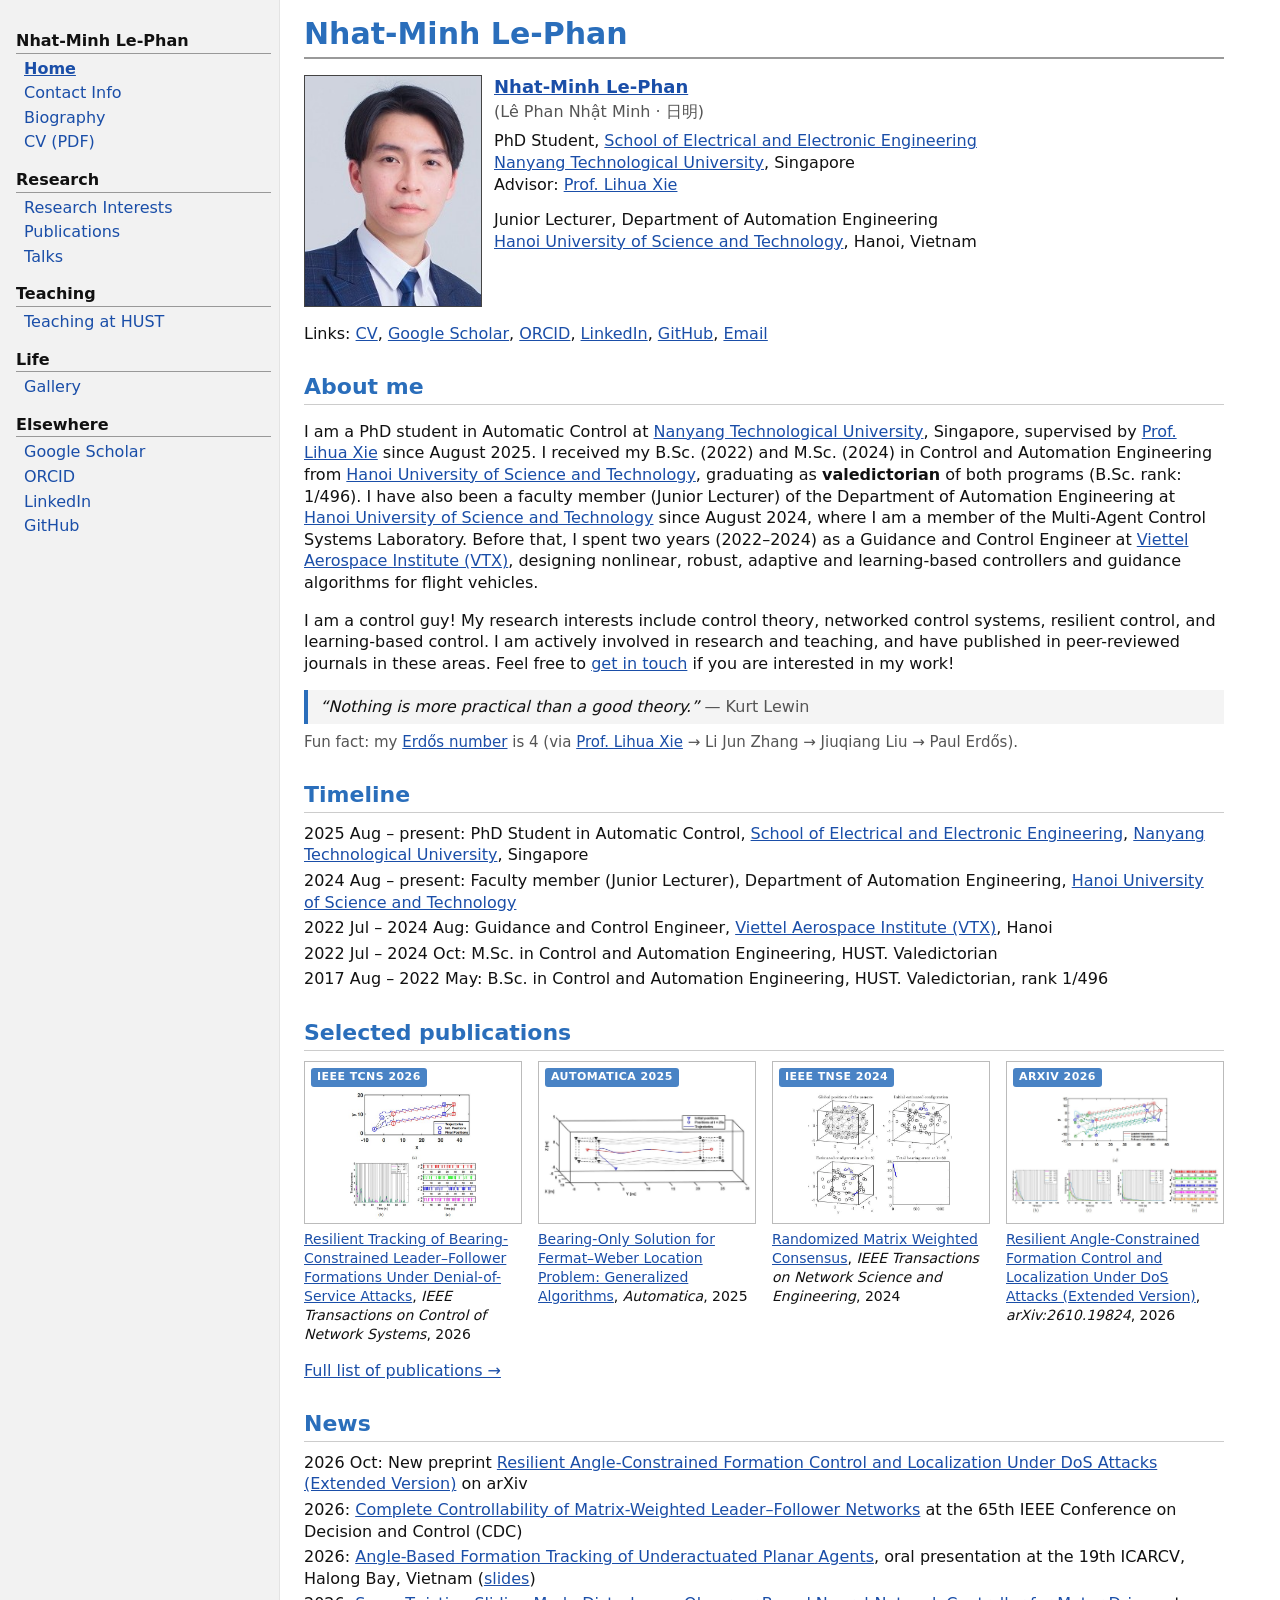
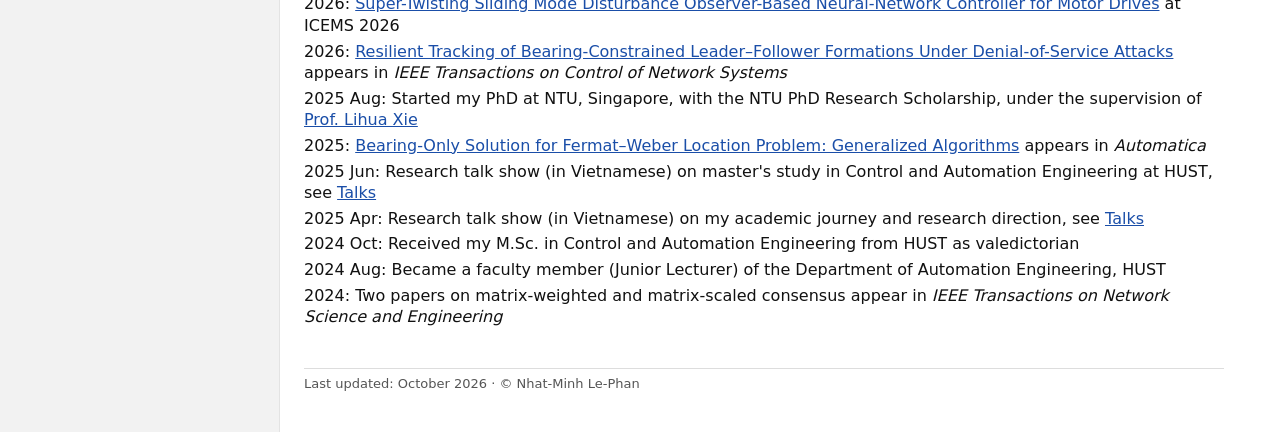
<file: index.html>
<!DOCTYPE html>
<html lang="en">
<head>
<meta charset="utf-8">
<meta name="viewport" content="width=device-width, initial-scale=1">
<title>Nhat-Minh Le-Phan</title>
<meta name="description" content="Nhat-Minh Le-Phan (Lê Phan Nhật Minh) – PhD student at Nanyang Technological University (NTU), Singapore, and Junior Lecturer at Hanoi University of Science and Technology (HUST). Research in control theory, multi-agent and networked control, resilient control and learning-based control.">
<meta name="author" content="Nhat-Minh Le-Phan">
<link rel="canonical" href="https://minhk43pbc.github.io/">
<meta property="og:type" content="profile">
<meta property="og:site_name" content="Nhat-Minh Le-Phan">
<meta property="og:title" content="Nhat-Minh Le-Phan">
<meta property="og:description" content="Nhat-Minh Le-Phan (Lê Phan Nhật Minh) – PhD student at Nanyang Technological University (NTU), Singapore, and Junior Lecturer at Hanoi University of Science and Technology (HUST). Research in control theory, multi-agent and networked control, resilient control and learning-based control.">
<meta property="og:url" content="https://minhk43pbc.github.io/">
<meta property="og:image" content="https://minhk43pbc.github.io/og-image.jpg">
<meta property="og:image:width" content="1200">
<meta property="og:image:height" content="630">
<meta name="twitter:card" content="summary_large_image">
<link rel="icon" href="favicon.ico" sizes="any">
<link rel="icon" type="image/png" sizes="32x32" href="favicon-32.png">
<link rel="apple-touch-icon" href="apple-touch-icon.png">
<link rel="stylesheet" href="style.css">
<script type="application/ld+json">
{"@context":"https://schema.org","@type":"Person","name":"Nhat-Minh Le-Phan","alternateName":["Lê Phan Nhật Minh","Le Phan Nhat Minh","Nhat-Minh Le Phan"],
"url":"https://minhk43pbc.github.io/","image":"https://minhk43pbc.github.io/photo.jpg","jobTitle":"PhD Student",
"affiliation":[{"@type":"CollegeOrUniversity","name":"Nanyang Technological University"},{"@type":"CollegeOrUniversity","name":"Hanoi University of Science and Technology"}],
"alumniOf":{"@type":"CollegeOrUniversity","name":"Hanoi University of Science and Technology"},
"knowsAbout":["Control theory","Multi-agent systems","Networked control systems","Resilient control","Learning-based control"],
"sameAs":["https://scholar.google.com/citations?user=ew5rF0sAAAAJ","https://orcid.org/0000-0003-3902-7748","https://www.linkedin.com/in/le-phan-nhat-minh-4aa074153/","https://github.com/minhk43pbc"]}
</script>
</head>
<body>
<div class="layout">
<aside id="sidebar"><button class="menu-btn" onclick="this.parentNode.classList.toggle('open')">&#9776; Menu</button><nav>
<h3>Nhat-Minh Le-Phan</h3><ul>
<li><a href="index.html" class="current">Home</a></li>
<li><a href="contact.html">Contact Info</a></li>
<li><a href="bio.html">Biography</a></li>
<li><a href="cv.pdf">CV (PDF)</a></li>
</ul>
<h3>Research</h3><ul>
<li><a href="research.html">Research Interests</a></li>
<li><a href="publications.html">Publications</a></li>
<li><a href="talks.html">Talks</a></li>
</ul>
<h3>Teaching</h3><ul>
<li><a href="teaching.html">Teaching at HUST</a></li>
</ul>
<h3>Life</h3><ul>
<li><a href="gallery.html">Gallery</a></li>
</ul>
<h3>Elsewhere</h3><ul>
<li><a href="https://scholar.google.com/citations?user=ew5rF0sAAAAJ&hl=en">Google Scholar</a></li>
<li><a href="https://orcid.org/0000-0003-3902-7748">ORCID</a></li>
<li><a href="https://www.linkedin.com/in/le-phan-nhat-minh-4aa074153/">LinkedIn</a></li>
<li><a href="https://github.com/minhk43pbc">GitHub</a></li>
</ul>
</nav></aside>
<main>

<h1>Nhat-Minh Le-Phan</h1>
<div class="profile">
  <img src="photo.jpg" alt="Photo of Nhat-Minh Le-Phan">
  <div>
    <a class="who" href="bio.html">Nhat-Minh Le-Phan</a>
    <span class="vn">(Lê Phan Nhật Minh &middot; <span lang="zh" title="Hán-tự of Nhật Minh">日明</span>)</span>
    <p>PhD Student, <a href="https://www.ntu.edu.sg/eee">School of Electrical and Electronic Engineering</a><br><a href="https://www.ntu.edu.sg/">Nanyang Technological University</a>, Singapore<br>Advisor: <a href="https://scholar.google.com.sg/citations?user=Fmrv3J8AAAAJ&hl=en">Prof. Lihua Xie</a></p>
    <p>Junior Lecturer, Department of Automation Engineering<br><a href="https://hust.edu.vn/en/">Hanoi University of Science and Technology</a>, Hanoi, Vietnam</p>
  </div>
</div>
<p>Links: <a href="cv.pdf">CV</a>, <a href="https://scholar.google.com/citations?user=ew5rF0sAAAAJ&hl=en">Google Scholar</a>, <a href="https://orcid.org/0000-0003-3902-7748">ORCID</a>, <a href="https://www.linkedin.com/in/le-phan-nhat-minh-4aa074153/">LinkedIn</a>, <a href="https://github.com/minhk43pbc">GitHub</a>, <a href="contact.html">Email</a></p>

<h2>About me</h2>
<p>I am a PhD student in Automatic Control at <a href="https://www.ntu.edu.sg/">Nanyang Technological University</a>, Singapore, supervised by <a href="https://scholar.google.com.sg/citations?user=Fmrv3J8AAAAJ&hl=en">Prof. Lihua Xie</a> since August 2025. I received my B.Sc. (2022) and M.Sc. (2024) in Control and Automation Engineering from <a href="https://hust.edu.vn/en/">Hanoi University of Science and Technology</a>, graduating as <b>valedictorian</b> of both programs (B.Sc. rank: 1/496). I have also been a faculty member (Junior Lecturer) of the Department of Automation Engineering at <a href="https://hust.edu.vn/en/">Hanoi University of Science and Technology</a> since August 2024, where I am a member of the Multi-Agent Control Systems Laboratory. Before that, I spent two years (2022–2024) as a Guidance and Control Engineer at <a href="https://vi.wikipedia.org/wiki/Vi%E1%BB%87n_H%C3%A0ng_kh%C3%B4ng_V%C5%A9_tr%E1%BB%A5_Viettel">Viettel Aerospace Institute (VTX)</a>, designing nonlinear, robust, adaptive and learning-based controllers and guidance algorithms for flight vehicles.</p>
<p>I am a control guy! My research interests include control theory, networked control systems, resilient control, and learning-based control. I am actively involved in research and teaching, and have published in peer-reviewed journals in these areas. Feel free to <a href="contact.html">get in touch</a> if you are interested in my work!</p>
<blockquote class="quote">“Nothing is more practical than a good theory.” <span>— Kurt Lewin</span></blockquote>
<p class="fun">Fun fact: my <a href="https://en.wikipedia.org/wiki/Erd%C5%91s_number">Erdős number</a> is 4 (via <a href="https://scholar.google.com.sg/citations?user=Fmrv3J8AAAAJ&hl=en">Prof. Lihua Xie</a> &rarr; Li Jun Zhang &rarr; Jiuqiang Liu &rarr; Paul Erdős).</p>

<h2>Timeline</h2>
<ul class="news">
  <li>2025 Aug – present: PhD Student in Automatic Control, <a href="https://www.ntu.edu.sg/eee">School of Electrical and Electronic Engineering</a>, <a href="https://www.ntu.edu.sg/">Nanyang Technological University</a>, Singapore</li>
  <li>2024 Aug – present: Faculty member (Junior Lecturer), Department of Automation Engineering, <a href="https://hust.edu.vn/en/">Hanoi University of Science and Technology</a></li>
  <li>2022 Jul – 2024 Aug: Guidance and Control Engineer, <a href="https://vi.wikipedia.org/wiki/Vi%E1%BB%87n_H%C3%A0ng_kh%C3%B4ng_V%C5%A9_tr%E1%BB%A5_Viettel">Viettel Aerospace Institute (VTX)</a>, Hanoi</li>
  <li>2022 Jul – 2024 Oct: M.Sc. in Control and Automation Engineering, HUST. Valedictorian</li>
  <li>2017 Aug – 2022 May: B.Sc. in Control and Automation Engineering, HUST. Valedictorian, rank 1/496</li>
</ul>

<h2>Selected publications</h2>
<div class="pubgrid">
  <figure><a class="cover fig" href="https://doi.org/10.1109/TCNS.2026.3719506"><img src="fig-tcns2026.jpg" alt="Figure from: Resilient Tracking of Bearing-Constrained Leader–Follower Formations Under Denial-of-Service Attacks" loading="lazy"><b>IEEE TCNS 2026</b></a><a href="https://doi.org/10.1109/TCNS.2026.3719506">Resilient Tracking of Bearing-Constrained Leader–Follower Formations Under Denial-of-Service Attacks</a>, <i>IEEE Transactions on Control of Network Systems</i>, 2026</figure>
  <figure><a class="cover fig" href="https://doi.org/10.1016/j.automatica.2025.112242"><img src="fig-fermat-weber.jpg" alt="Figure from: Bearing-Only Solution for Fermat–Weber Location Problem: Generalized Algorithms" loading="lazy"><b>Automatica 2025</b></a><a href="https://doi.org/10.1016/j.automatica.2025.112242">Bearing-Only Solution for Fermat–Weber Location Problem: Generalized Algorithms</a>, <i>Automatica</i>, 2025</figure>
  <figure><a class="cover fig" href="https://doi.org/10.1109/TNSE.2024.3376643"><img src="fig-tnse2024.gif" alt="Figure from: Randomized Matrix Weighted Consensus" loading="lazy"><b>IEEE TNSE 2024</b></a><a href="https://doi.org/10.1109/TNSE.2024.3376643">Randomized Matrix Weighted Consensus</a>, <i>IEEE Transactions on Network Science and Engineering</i>, 2024</figure>
  <figure><a class="cover fig" href="https://arxiv.org/abs/2610.19824"><img src="fig-arxiv2026.jpg" alt="Figure from: Resilient Angle-Constrained Formation Control and Localization Under DoS Attacks (Extended Version)" loading="lazy"><b>arXiv 2026</b></a><a href="https://arxiv.org/abs/2610.19824">Resilient Angle-Constrained Formation Control and Localization Under DoS Attacks (Extended Version)</a>, <i>arXiv:2610.19824</i>, 2026</figure>
</div>
<p><a href="publications.html">Full list of publications &rarr;</a></p>

<h2>News</h2>
<ul class="news">
  <li>2026 Oct: New preprint <a href="https://arxiv.org/abs/2610.19824">Resilient Angle-Constrained Formation Control and Localization Under DoS Attacks (Extended Version)</a> on arXiv</li>
  <li>2026: <a href="https://scholar.google.com/scholar?q=%22Complete+Controllability+of+Matrix-Weighted+Leader%E2%80%93Follower+Networks%22">Complete Controllability of Matrix-Weighted Leader–Follower Networks</a> at the 65th IEEE Conference on Decision and Control (CDC)</li>
  <li>2026: <a href="https://scholar.google.com/scholar?q=%22Angle-Based+Formation+Tracking+of+Underactuated+Planar+Agents%22">Angle-Based Formation Tracking of Underactuated Planar Agents</a>, oral presentation at the 19th ICARCV, Halong Bay, Vietnam (<a href="icarcv2026-slides.pdf">slides</a>)</li>
  <li>2026: <a href="https://scholar.google.com/scholar?q=%22Super-Twisting+Sliding+Mode+Disturbance+Observer-Based+Neural-Network+Controller+for+Motor+Drives%22">Super-Twisting Sliding Mode Disturbance Observer-Based Neural-Network Controller for Motor Drives</a> at ICEMS 2026</li>
  <li>2026: <a href="https://doi.org/10.1109/TCNS.2026.3719506">Resilient Tracking of Bearing-Constrained Leader–Follower Formations Under Denial-of-Service Attacks</a> appears in <i>IEEE Transactions on Control of Network Systems</i></li>
  <li>2025 Aug: Started my PhD at NTU, Singapore, with the NTU PhD Research Scholarship, under the supervision of <a href="https://scholar.google.com.sg/citations?user=Fmrv3J8AAAAJ&hl=en">Prof. Lihua Xie</a></li>
  <li>2025: <a href="https://doi.org/10.1016/j.automatica.2025.112242">Bearing-Only Solution for Fermat–Weber Location Problem: Generalized Algorithms</a> appears in <i>Automatica</i></li>
  <li>2025 Jun: Research talk show (in Vietnamese) on master's study in Control and Automation Engineering at HUST, see <a href="talks.html">Talks</a></li>
  <li>2025 Apr: Research talk show (in Vietnamese) on my academic journey and research direction, see <a href="talks.html">Talks</a></li>
  <li>2024 Oct: Received my M.Sc. in Control and Automation Engineering from HUST as valedictorian</li>
  <li>2024 Aug: Became a faculty member (Junior Lecturer) of the Department of Automation Engineering, HUST</li>
  <li>2024: Two papers on matrix-weighted and matrix-scaled consensus appear in <i>IEEE Transactions on Network Science and Engineering</i></li>
</ul>

<footer>Last updated: October 2026 &middot; &copy; Nhat-Minh Le-Phan</footer>
</main>
</div>
<script data-goatcounter="https://minhk43pbc.goatcounter.com/count" async src="//gc.zgo.at/count.js"></script>
</body>
</html>
</file>
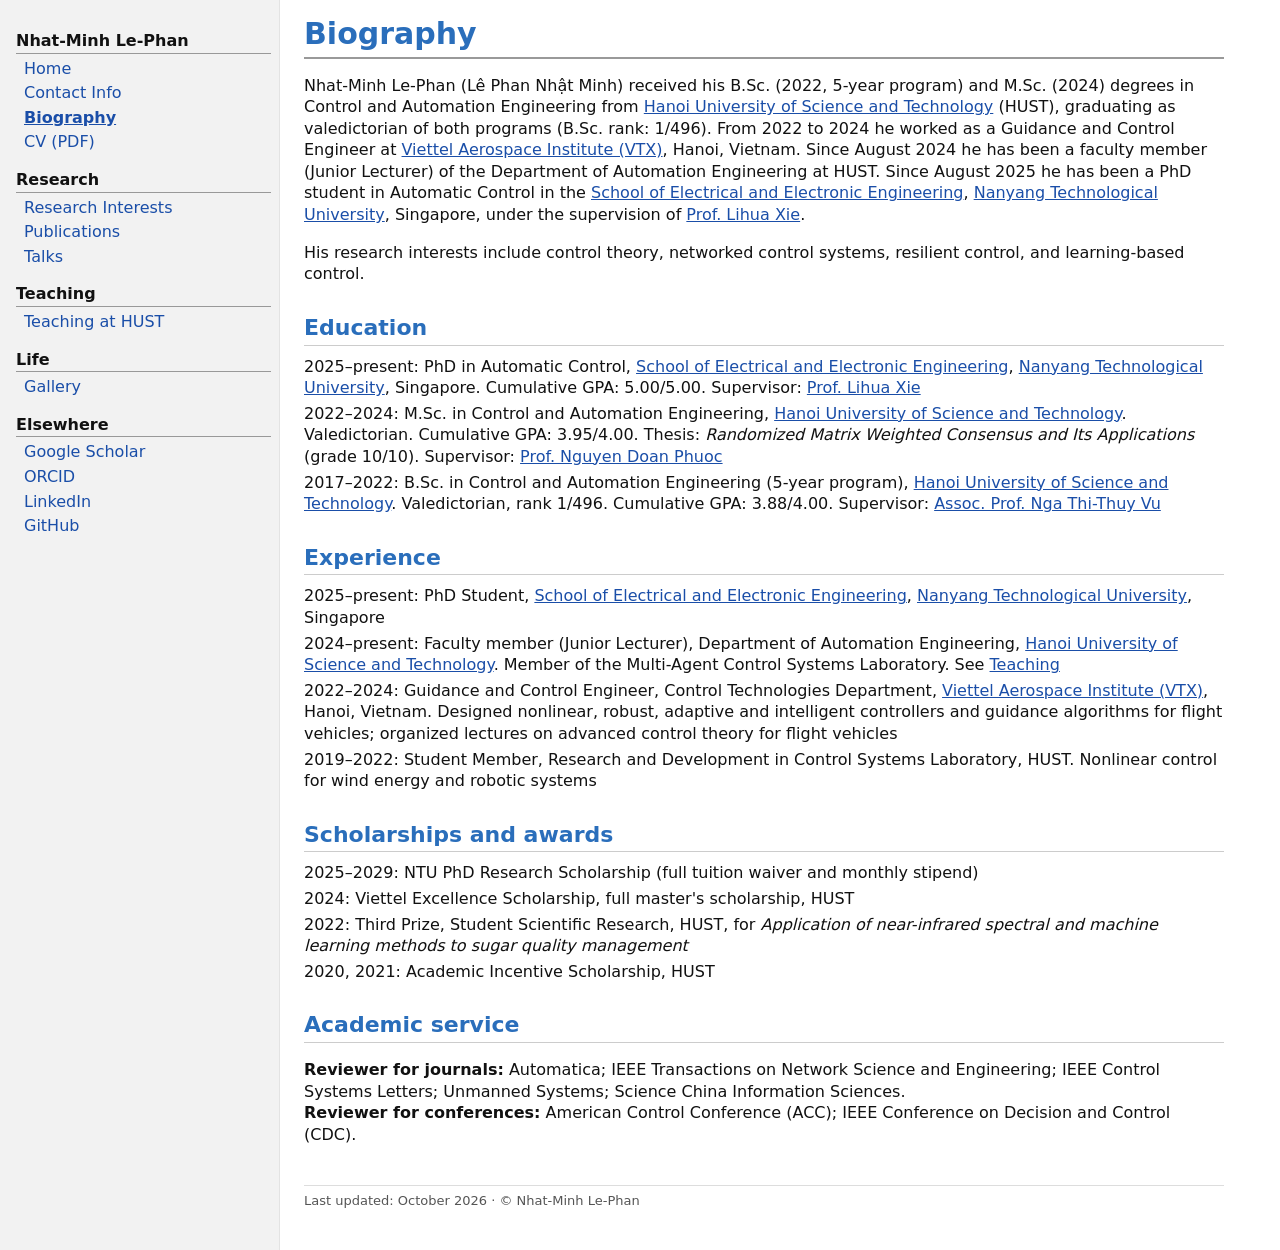
<file: bio.html>
<!DOCTYPE html>
<html lang="en">
<head>
<meta charset="utf-8">
<meta name="viewport" content="width=device-width, initial-scale=1">
<title>Biography — Nhat-Minh Le-Phan</title>
<meta name="description" content="Biography of Nhat-Minh Le-Phan: education at HUST (valedictorian), experience at Viettel Aerospace Institute, PhD at NTU Singapore, awards and academic service.">
<meta name="author" content="Nhat-Minh Le-Phan">
<link rel="canonical" href="https://minhk43pbc.github.io/bio.html">
<meta property="og:type" content="website">
<meta property="og:site_name" content="Nhat-Minh Le-Phan">
<meta property="og:title" content="Biography — Nhat-Minh Le-Phan">
<meta property="og:description" content="Biography of Nhat-Minh Le-Phan: education at HUST (valedictorian), experience at Viettel Aerospace Institute, PhD at NTU Singapore, awards and academic service.">
<meta property="og:url" content="https://minhk43pbc.github.io/bio.html">
<meta property="og:image" content="https://minhk43pbc.github.io/og-image.jpg">
<meta property="og:image:width" content="1200">
<meta property="og:image:height" content="630">
<meta name="twitter:card" content="summary_large_image">
<link rel="icon" href="favicon.ico" sizes="any">
<link rel="icon" type="image/png" sizes="32x32" href="favicon-32.png">
<link rel="apple-touch-icon" href="apple-touch-icon.png">
<link rel="stylesheet" href="style.css">

</head>
<body>
<div class="layout">
<aside id="sidebar"><button class="menu-btn" onclick="this.parentNode.classList.toggle('open')">&#9776; Menu</button><nav>
<h3>Nhat-Minh Le-Phan</h3><ul>
<li><a href="index.html">Home</a></li>
<li><a href="contact.html">Contact Info</a></li>
<li><a href="bio.html" class="current">Biography</a></li>
<li><a href="cv.pdf">CV (PDF)</a></li>
</ul>
<h3>Research</h3><ul>
<li><a href="research.html">Research Interests</a></li>
<li><a href="publications.html">Publications</a></li>
<li><a href="talks.html">Talks</a></li>
</ul>
<h3>Teaching</h3><ul>
<li><a href="teaching.html">Teaching at HUST</a></li>
</ul>
<h3>Life</h3><ul>
<li><a href="gallery.html">Gallery</a></li>
</ul>
<h3>Elsewhere</h3><ul>
<li><a href="https://scholar.google.com/citations?user=ew5rF0sAAAAJ&hl=en">Google Scholar</a></li>
<li><a href="https://orcid.org/0000-0003-3902-7748">ORCID</a></li>
<li><a href="https://www.linkedin.com/in/le-phan-nhat-minh-4aa074153/">LinkedIn</a></li>
<li><a href="https://github.com/minhk43pbc">GitHub</a></li>
</ul>
</nav></aside>
<main>

<h1>Biography</h1>
<p>Nhat-Minh Le-Phan (Lê Phan Nhật Minh) received his B.Sc. (2022, 5-year program) and M.Sc. (2024) degrees in Control and Automation Engineering from <a href="https://hust.edu.vn/en/">Hanoi University of Science and Technology</a> (HUST), graduating as valedictorian of both programs (B.Sc. rank: 1/496). From 2022 to 2024 he worked as a Guidance and Control Engineer at <a href="https://vi.wikipedia.org/wiki/Vi%E1%BB%87n_H%C3%A0ng_kh%C3%B4ng_V%C5%A9_tr%E1%BB%A5_Viettel">Viettel Aerospace Institute (VTX)</a>, Hanoi, Vietnam. Since August 2024 he has been a faculty member (Junior Lecturer) of the Department of Automation Engineering at HUST. Since August 2025 he has been a PhD student in Automatic Control in the <a href="https://www.ntu.edu.sg/eee">School of Electrical and Electronic Engineering</a>, <a href="https://www.ntu.edu.sg/">Nanyang Technological University</a>, Singapore, under the supervision of <a href="https://scholar.google.com.sg/citations?user=Fmrv3J8AAAAJ&hl=en">Prof. Lihua Xie</a>.</p>
<p>His research interests include control theory, networked control systems, resilient control, and learning-based control.</p>

<h2>Education</h2>
<ul class="news">
  <li>2025–present: PhD in Automatic Control, <a href="https://www.ntu.edu.sg/eee">School of Electrical and Electronic Engineering</a>, <a href="https://www.ntu.edu.sg/">Nanyang Technological University</a>, Singapore. Cumulative GPA: 5.00/5.00. Supervisor: <a href="https://scholar.google.com.sg/citations?user=Fmrv3J8AAAAJ&hl=en">Prof. Lihua Xie</a></li>
  <li>2022–2024: M.Sc. in Control and Automation Engineering, <a href="https://hust.edu.vn/en/">Hanoi University of Science and Technology</a>. Valedictorian. Cumulative GPA: 3.95/4.00. Thesis: <i>Randomized Matrix Weighted Consensus and Its Applications</i> (grade 10/10). Supervisor: <a href="https://scholar.google.com.vn/citations?user=D4TNiIYAAAAJ&hl=en">Prof. Nguyen Doan Phuoc</a></li>
  <li>2017–2022: B.Sc. in Control and Automation Engineering (5-year program), <a href="https://hust.edu.vn/en/">Hanoi University of Science and Technology</a>. Valedictorian, rank 1/496. Cumulative GPA: 3.88/4.00. Supervisor: <a href="https://scholar.google.com.sg/citations?user=rkO7JP4AAAAJ&hl=en">Assoc. Prof. Nga Thi-Thuy Vu</a></li>
</ul>

<h2>Experience</h2>
<ul class="news">
  <li>2025–present: PhD Student, <a href="https://www.ntu.edu.sg/eee">School of Electrical and Electronic Engineering</a>, <a href="https://www.ntu.edu.sg/">Nanyang Technological University</a>, Singapore</li>
  <li>2024–present: Faculty member (Junior Lecturer), Department of Automation Engineering, <a href="https://hust.edu.vn/en/">Hanoi University of Science and Technology</a>. Member of the Multi-Agent Control Systems Laboratory. See <a href="teaching.html">Teaching</a></li>
  <li>2022–2024: Guidance and Control Engineer, Control Technologies Department, <a href="https://vi.wikipedia.org/wiki/Vi%E1%BB%87n_H%C3%A0ng_kh%C3%B4ng_V%C5%A9_tr%E1%BB%A5_Viettel">Viettel Aerospace Institute (VTX)</a>, Hanoi, Vietnam. Designed nonlinear, robust, adaptive and intelligent controllers and guidance algorithms for flight vehicles; organized lectures on advanced control theory for flight vehicles</li>
  <li>2019–2022: Student Member, Research and Development in Control Systems Laboratory, HUST. Nonlinear control for wind energy and robotic systems</li>
</ul>

<h2>Scholarships and awards</h2>
<ul class="news">
  <li>2025–2029: NTU PhD Research Scholarship (full tuition waiver and monthly stipend)</li>
  <li>2024: Viettel Excellence Scholarship, full master's scholarship, HUST</li>
  <li>2022: Third Prize, Student Scientific Research, HUST, for <i>Application of near-infrared spectral and machine learning methods to sugar quality management</i></li>
  <li>2020, 2021: Academic Incentive Scholarship, HUST</li>
</ul>

<h2>Academic service</h2>
<p><b>Reviewer for journals:</b> Automatica; IEEE Transactions on Network Science and Engineering; IEEE Control Systems Letters; Unmanned Systems; Science China Information Sciences.<br>
<b>Reviewer for conferences:</b> American Control Conference (ACC); IEEE Conference on Decision and Control (CDC).</p>

<footer>Last updated: October 2026 &middot; &copy; Nhat-Minh Le-Phan</footer>
</main>
</div>
<script data-goatcounter="https://minhk43pbc.goatcounter.com/count" async src="//gc.zgo.at/count.js"></script>
</body>
</html>
</file>
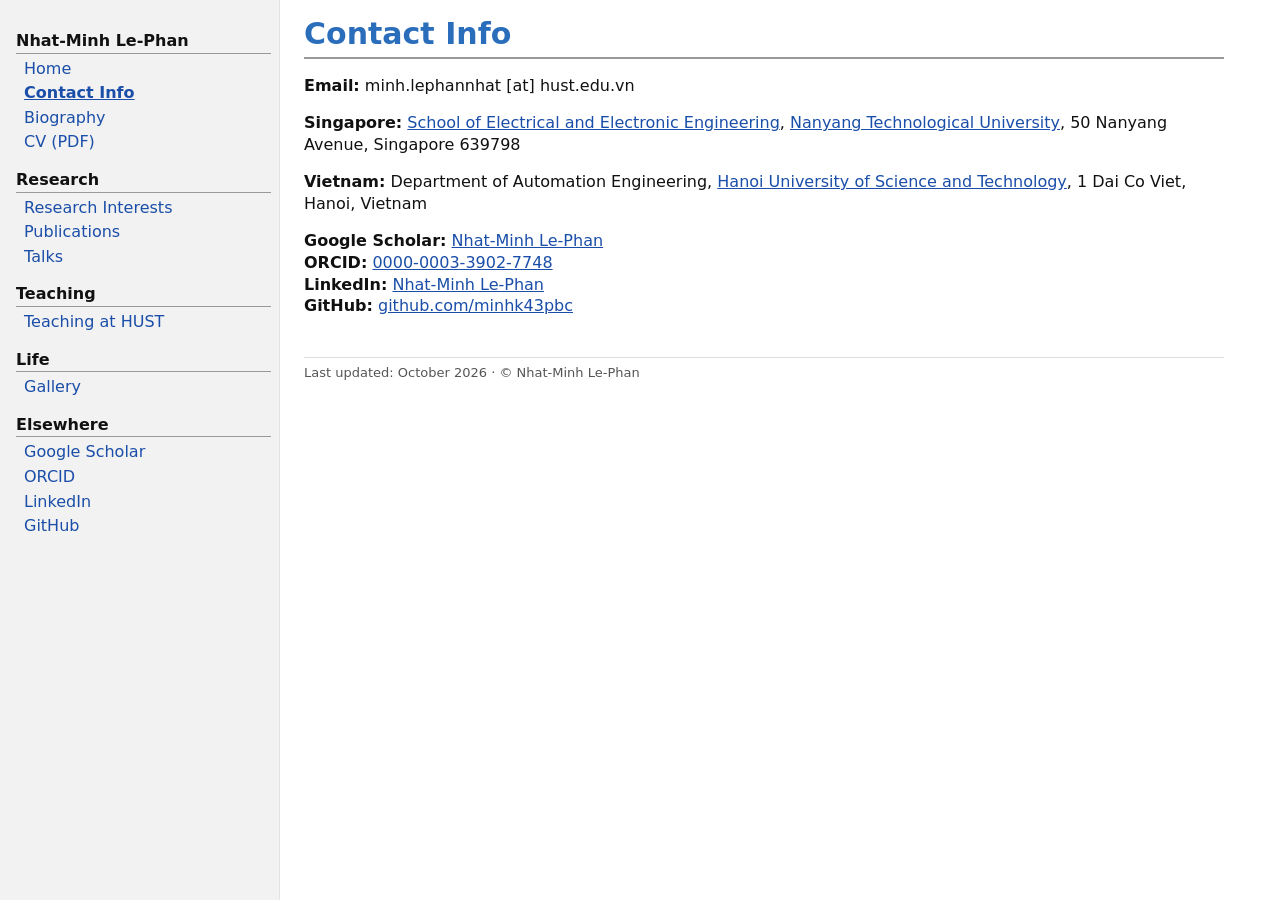
<file: contact.html>
<!DOCTYPE html>
<html lang="en">
<head>
<meta charset="utf-8">
<meta name="viewport" content="width=device-width, initial-scale=1">
<title>Contact — Nhat-Minh Le-Phan</title>
<meta name="description" content="Contact information for Nhat-Minh Le-Phan, NTU Singapore and HUST Hanoi.">
<meta name="author" content="Nhat-Minh Le-Phan">
<link rel="canonical" href="https://minhk43pbc.github.io/contact.html">
<meta property="og:type" content="website">
<meta property="og:site_name" content="Nhat-Minh Le-Phan">
<meta property="og:title" content="Contact — Nhat-Minh Le-Phan">
<meta property="og:description" content="Contact information for Nhat-Minh Le-Phan, NTU Singapore and HUST Hanoi.">
<meta property="og:url" content="https://minhk43pbc.github.io/contact.html">
<meta property="og:image" content="https://minhk43pbc.github.io/og-image.jpg">
<meta property="og:image:width" content="1200">
<meta property="og:image:height" content="630">
<meta name="twitter:card" content="summary_large_image">
<link rel="icon" href="favicon.ico" sizes="any">
<link rel="icon" type="image/png" sizes="32x32" href="favicon-32.png">
<link rel="apple-touch-icon" href="apple-touch-icon.png">
<link rel="stylesheet" href="style.css">

</head>
<body>
<div class="layout">
<aside id="sidebar"><button class="menu-btn" onclick="this.parentNode.classList.toggle('open')">&#9776; Menu</button><nav>
<h3>Nhat-Minh Le-Phan</h3><ul>
<li><a href="index.html">Home</a></li>
<li><a href="contact.html" class="current">Contact Info</a></li>
<li><a href="bio.html">Biography</a></li>
<li><a href="cv.pdf">CV (PDF)</a></li>
</ul>
<h3>Research</h3><ul>
<li><a href="research.html">Research Interests</a></li>
<li><a href="publications.html">Publications</a></li>
<li><a href="talks.html">Talks</a></li>
</ul>
<h3>Teaching</h3><ul>
<li><a href="teaching.html">Teaching at HUST</a></li>
</ul>
<h3>Life</h3><ul>
<li><a href="gallery.html">Gallery</a></li>
</ul>
<h3>Elsewhere</h3><ul>
<li><a href="https://scholar.google.com/citations?user=ew5rF0sAAAAJ&hl=en">Google Scholar</a></li>
<li><a href="https://orcid.org/0000-0003-3902-7748">ORCID</a></li>
<li><a href="https://www.linkedin.com/in/le-phan-nhat-minh-4aa074153/">LinkedIn</a></li>
<li><a href="https://github.com/minhk43pbc">GitHub</a></li>
</ul>
</nav></aside>
<main>

<h1>Contact Info</h1>
<p><b>Email:</b> minh.lephannhat [at] hust.edu.vn</p>
<p><b>Singapore:</b> <a href="https://www.ntu.edu.sg/eee">School of Electrical and Electronic Engineering</a>, <a href="https://www.ntu.edu.sg/">Nanyang Technological University</a>, 50 Nanyang Avenue, Singapore 639798</p>
<p><b>Vietnam:</b> Department of Automation Engineering, <a href="https://hust.edu.vn/en/">Hanoi University of Science and Technology</a>, 1 Dai Co Viet, Hanoi, Vietnam</p>
<p><b>Google Scholar:</b> <a href="https://scholar.google.com/citations?user=ew5rF0sAAAAJ&hl=en">Nhat-Minh Le-Phan</a><br>
<b>ORCID:</b> <a href="https://orcid.org/0000-0003-3902-7748">0000-0003-3902-7748</a><br>
<b>LinkedIn:</b> <a href="https://www.linkedin.com/in/le-phan-nhat-minh-4aa074153/">Nhat-Minh Le-Phan</a><br>
<b>GitHub:</b> <a href="https://github.com/minhk43pbc">github.com/minhk43pbc</a></p>

<footer>Last updated: October 2026 &middot; &copy; Nhat-Minh Le-Phan</footer>
</main>
</div>
<script data-goatcounter="https://minhk43pbc.goatcounter.com/count" async src="//gc.zgo.at/count.js"></script>
</body>
</html>
</file>
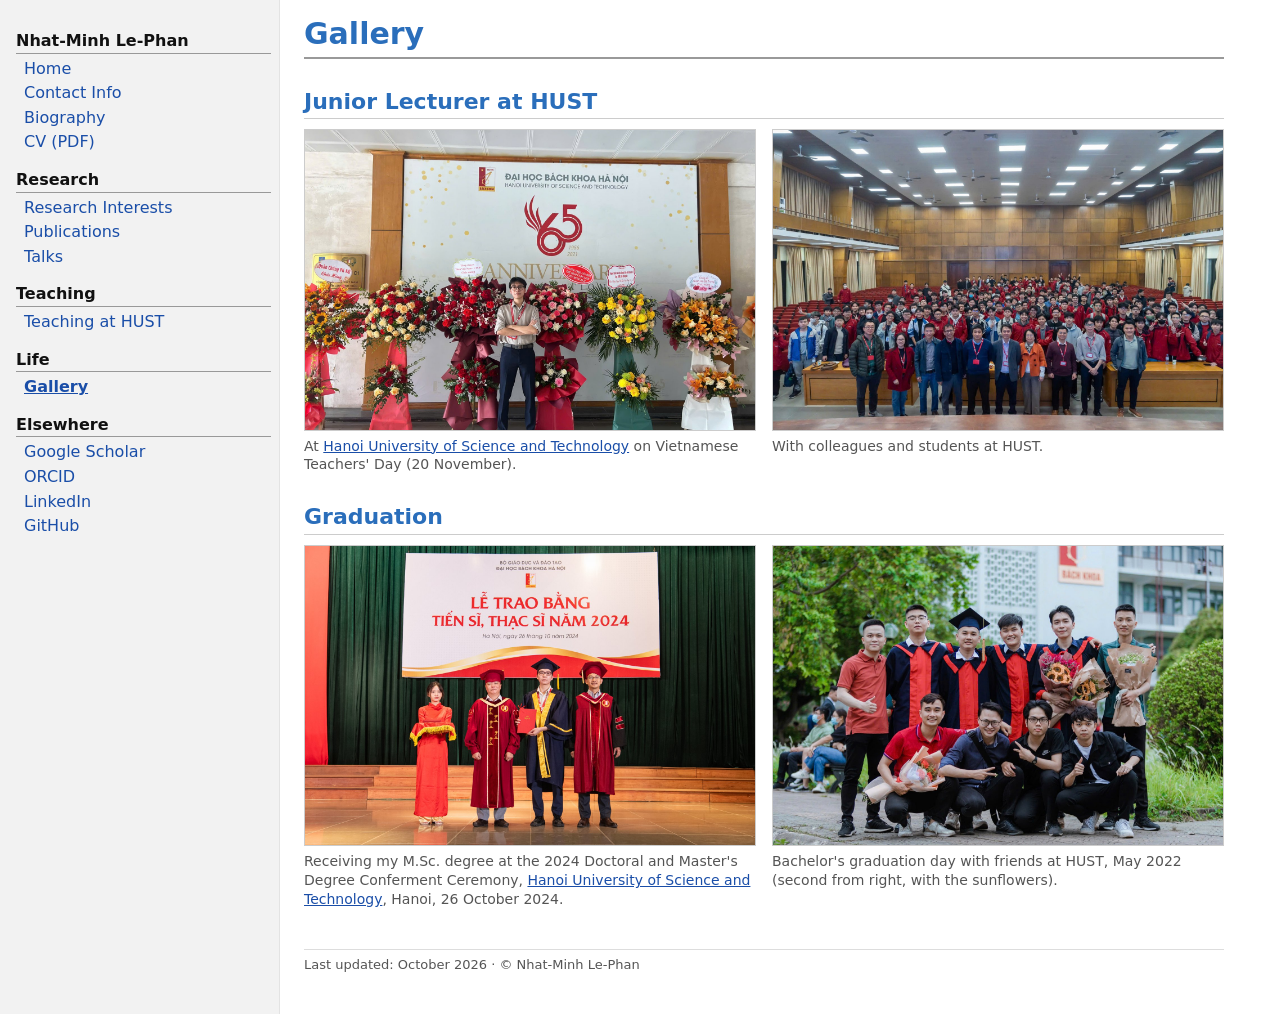
<file: gallery.html>
<!DOCTYPE html>
<html lang="en">
<head>
<meta charset="utf-8">
<meta name="viewport" content="width=device-width, initial-scale=1">
<title>Gallery — Nhat-Minh Le-Phan</title>
<meta name="description" content="Photos of Nhat-Minh Le-Phan at HUST: teaching and graduation.">
<meta name="author" content="Nhat-Minh Le-Phan">
<link rel="canonical" href="https://minhk43pbc.github.io/gallery.html">
<meta property="og:type" content="website">
<meta property="og:site_name" content="Nhat-Minh Le-Phan">
<meta property="og:title" content="Gallery — Nhat-Minh Le-Phan">
<meta property="og:description" content="Photos of Nhat-Minh Le-Phan at HUST: teaching and graduation.">
<meta property="og:url" content="https://minhk43pbc.github.io/gallery.html">
<meta property="og:image" content="https://minhk43pbc.github.io/og-image.jpg">
<meta property="og:image:width" content="1200">
<meta property="og:image:height" content="630">
<meta name="twitter:card" content="summary_large_image">
<link rel="icon" href="favicon.ico" sizes="any">
<link rel="icon" type="image/png" sizes="32x32" href="favicon-32.png">
<link rel="apple-touch-icon" href="apple-touch-icon.png">
<link rel="stylesheet" href="style.css">

</head>
<body>
<div class="layout">
<aside id="sidebar"><button class="menu-btn" onclick="this.parentNode.classList.toggle('open')">&#9776; Menu</button><nav>
<h3>Nhat-Minh Le-Phan</h3><ul>
<li><a href="index.html">Home</a></li>
<li><a href="contact.html">Contact Info</a></li>
<li><a href="bio.html">Biography</a></li>
<li><a href="cv.pdf">CV (PDF)</a></li>
</ul>
<h3>Research</h3><ul>
<li><a href="research.html">Research Interests</a></li>
<li><a href="publications.html">Publications</a></li>
<li><a href="talks.html">Talks</a></li>
</ul>
<h3>Teaching</h3><ul>
<li><a href="teaching.html">Teaching at HUST</a></li>
</ul>
<h3>Life</h3><ul>
<li><a href="gallery.html" class="current">Gallery</a></li>
</ul>
<h3>Elsewhere</h3><ul>
<li><a href="https://scholar.google.com/citations?user=ew5rF0sAAAAJ&hl=en">Google Scholar</a></li>
<li><a href="https://orcid.org/0000-0003-3902-7748">ORCID</a></li>
<li><a href="https://www.linkedin.com/in/le-phan-nhat-minh-4aa074153/">LinkedIn</a></li>
<li><a href="https://github.com/minhk43pbc">GitHub</a></li>
</ul>
</nav></aside>
<main>

<h1>Gallery</h1>
<h2>Junior Lecturer at HUST</h2>
<div class="gallery">
  <figure><img src="gallery-hust-teachers-day.jpg" alt="Standing in front of the HUST anniversary backdrop surrounded by Teachers' Day flowers" loading="lazy"><figcaption>At <a href="https://hust.edu.vn/en/">Hanoi University of Science and Technology</a> on Vietnamese Teachers' Day (20 November).</figcaption></figure>
  <figure><img src="gallery-hust-students.jpg" alt="Group photo with HUST faculty members and a large audience of students in a lecture hall" loading="lazy"><figcaption>With colleagues and students at HUST.</figcaption></figure>
</div>
<h2>Graduation</h2>
<div class="gallery">
  <figure><img src="gallery-msc-ceremony-2024.jpg" alt="Receiving the M.Sc. degree on stage at HUST, October 2024" loading="lazy"><figcaption>Receiving my M.Sc. degree at the 2024 Doctoral and Master's Degree Conferment Ceremony, <a href="https://hust.edu.vn/en/">Hanoi University of Science and Technology</a>, Hanoi, 26 October 2024.</figcaption></figure>
  <figure><img src="gallery-bsc-graduation.jpg" alt="Bachelor's graduation day with friends in front of the Bach Khoa building, HUST" loading="lazy"><figcaption>Bachelor's graduation day with friends at HUST, May 2022 (second from right, with the sunflowers).</figcaption></figure>
</div>

<footer>Last updated: October 2026 &middot; &copy; Nhat-Minh Le-Phan</footer>
</main>
</div>
<script data-goatcounter="https://minhk43pbc.goatcounter.com/count" async src="//gc.zgo.at/count.js"></script>
</body>
</html>
</file>
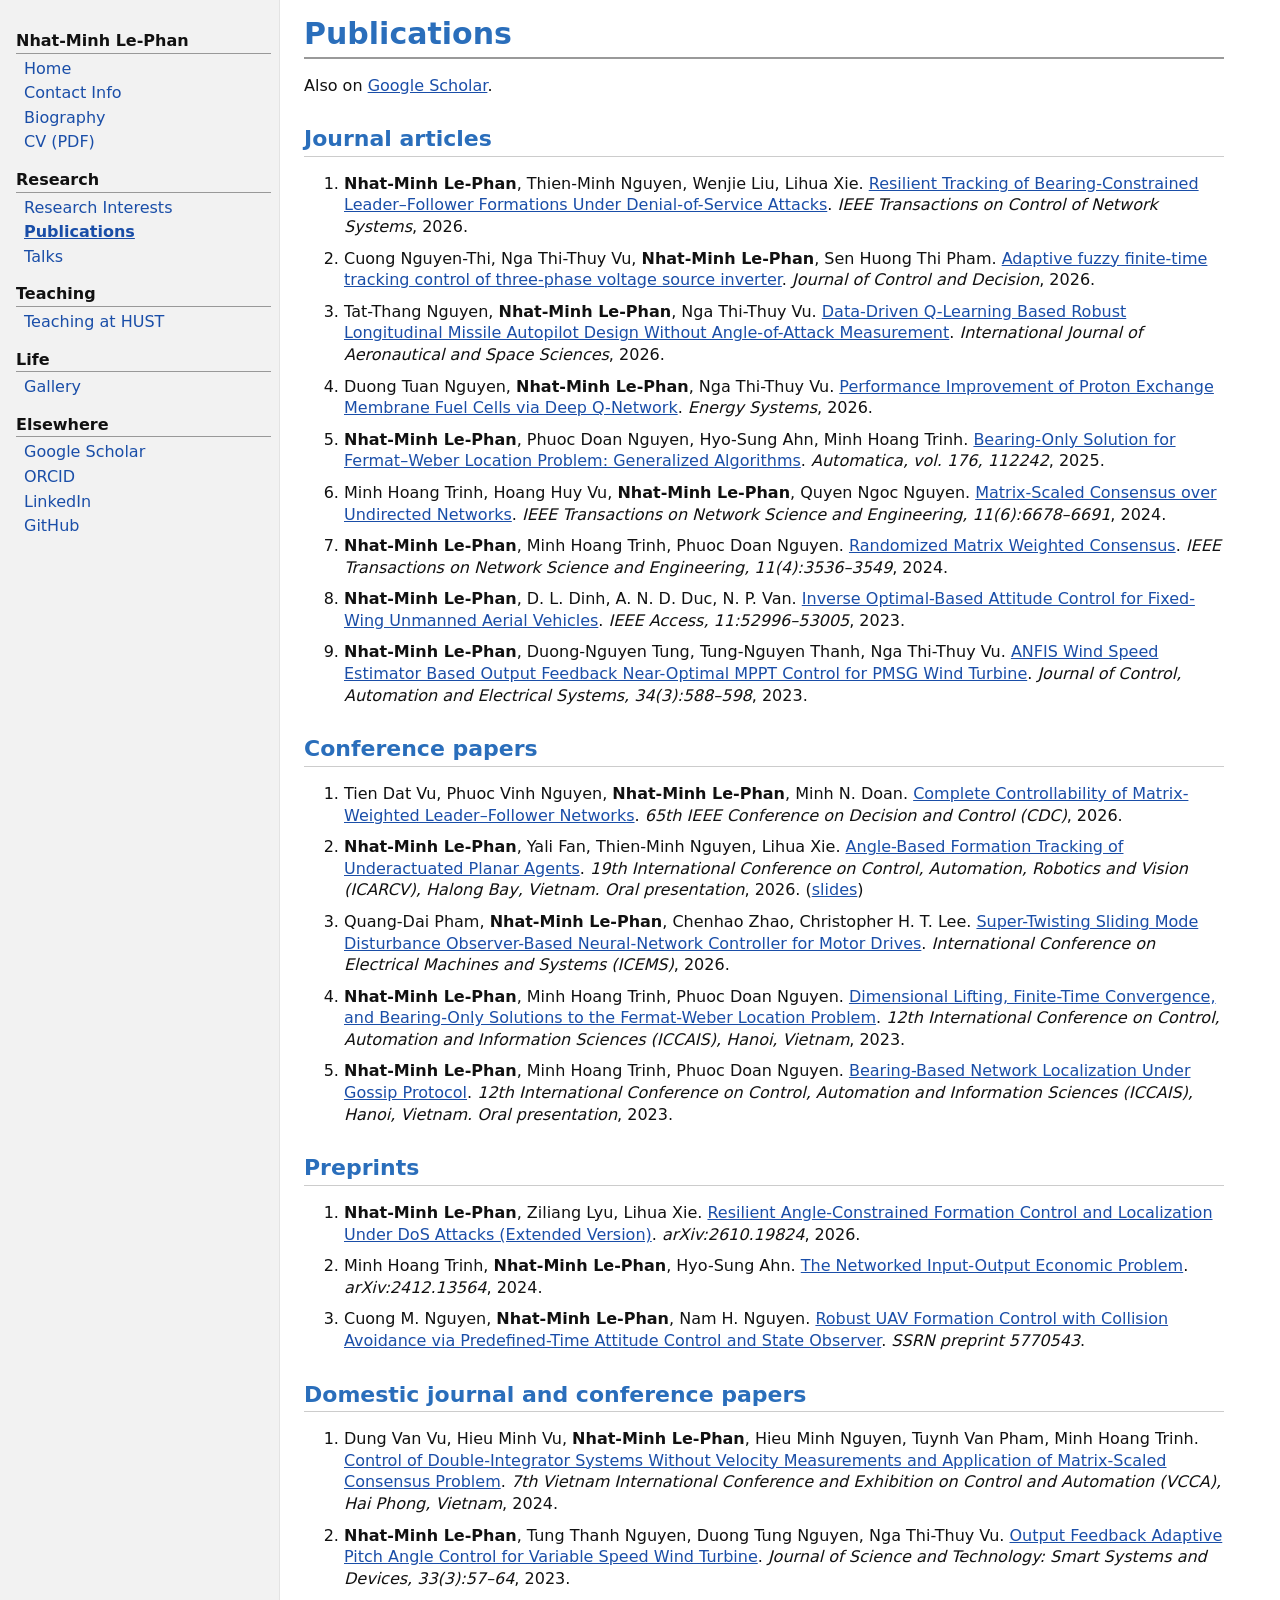
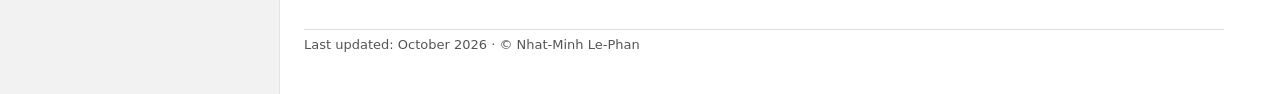
<file: publications.html>
<!DOCTYPE html>
<html lang="en">
<head>
<meta charset="utf-8">
<meta name="viewport" content="width=device-width, initial-scale=1">
<title>Publications — Nhat-Minh Le-Phan</title>
<meta name="description" content="Publications of Nhat-Minh Le-Phan in IEEE TCNS, Automatica, IEEE TNSE, IEEE CDC and more, on multi-agent formation control, consensus and resilient control.">
<meta name="author" content="Nhat-Minh Le-Phan">
<link rel="canonical" href="https://minhk43pbc.github.io/publications.html">
<meta property="og:type" content="website">
<meta property="og:site_name" content="Nhat-Minh Le-Phan">
<meta property="og:title" content="Publications — Nhat-Minh Le-Phan">
<meta property="og:description" content="Publications of Nhat-Minh Le-Phan in IEEE TCNS, Automatica, IEEE TNSE, IEEE CDC and more, on multi-agent formation control, consensus and resilient control.">
<meta property="og:url" content="https://minhk43pbc.github.io/publications.html">
<meta property="og:image" content="https://minhk43pbc.github.io/og-image.jpg">
<meta property="og:image:width" content="1200">
<meta property="og:image:height" content="630">
<meta name="twitter:card" content="summary_large_image">
<link rel="icon" href="favicon.ico" sizes="any">
<link rel="icon" type="image/png" sizes="32x32" href="favicon-32.png">
<link rel="apple-touch-icon" href="apple-touch-icon.png">
<link rel="stylesheet" href="style.css">

</head>
<body>
<div class="layout">
<aside id="sidebar"><button class="menu-btn" onclick="this.parentNode.classList.toggle('open')">&#9776; Menu</button><nav>
<h3>Nhat-Minh Le-Phan</h3><ul>
<li><a href="index.html">Home</a></li>
<li><a href="contact.html">Contact Info</a></li>
<li><a href="bio.html">Biography</a></li>
<li><a href="cv.pdf">CV (PDF)</a></li>
</ul>
<h3>Research</h3><ul>
<li><a href="research.html">Research Interests</a></li>
<li><a href="publications.html" class="current">Publications</a></li>
<li><a href="talks.html">Talks</a></li>
</ul>
<h3>Teaching</h3><ul>
<li><a href="teaching.html">Teaching at HUST</a></li>
</ul>
<h3>Life</h3><ul>
<li><a href="gallery.html">Gallery</a></li>
</ul>
<h3>Elsewhere</h3><ul>
<li><a href="https://scholar.google.com/citations?user=ew5rF0sAAAAJ&hl=en">Google Scholar</a></li>
<li><a href="https://orcid.org/0000-0003-3902-7748">ORCID</a></li>
<li><a href="https://www.linkedin.com/in/le-phan-nhat-minh-4aa074153/">LinkedIn</a></li>
<li><a href="https://github.com/minhk43pbc">GitHub</a></li>
</ul>
</nav></aside>
<main>

<h1>Publications</h1>
<p>Also on <a href="https://scholar.google.com/citations?user=ew5rF0sAAAAJ&hl=en">Google Scholar</a>.</p>
<h2>Journal articles</h2>
<ol class="pubs"><li><b>Nhat-Minh Le-Phan</b>, Thien-Minh Nguyen, Wenjie Liu, Lihua Xie. <a href="https://doi.org/10.1109/TCNS.2026.3719506">Resilient Tracking of Bearing-Constrained Leader–Follower Formations Under Denial-of-Service Attacks</a>. <i>IEEE Transactions on Control of Network Systems</i>, 2026.</li>
<li>Cuong Nguyen-Thi, Nga Thi-Thuy Vu, <b>Nhat-Minh Le-Phan</b>, Sen Huong Thi Pham. <a href="https://doi.org/10.1080/23307706.2026.2729872">Adaptive fuzzy finite-time tracking control of three-phase voltage source inverter</a>. <i>Journal of Control and Decision</i>, 2026.</li>
<li>Tat-Thang Nguyen, <b>Nhat-Minh Le-Phan</b>, Nga Thi-Thuy Vu. <a href="https://scholar.google.com/scholar?q=%22Data-Driven+Q-Learning+Based+Robust+Longitudinal+Missile+Autopilot+Design+Without+Angle-of-Attack+Measurement%22">Data-Driven Q-Learning Based Robust Longitudinal Missile Autopilot Design Without Angle-of-Attack Measurement</a>. <i>International Journal of Aeronautical and Space Sciences</i>, 2026.</li>
<li>Duong Tuan Nguyen, <b>Nhat-Minh Le-Phan</b>, Nga Thi-Thuy Vu. <a href="https://doi.org/10.1007/s12667-026-00787-2">Performance Improvement of Proton Exchange Membrane Fuel Cells via Deep Q-Network</a>. <i>Energy Systems</i>, 2026.</li>
<li><b>Nhat-Minh Le-Phan</b>, Phuoc Doan Nguyen, Hyo-Sung Ahn, Minh Hoang Trinh. <a href="https://doi.org/10.1016/j.automatica.2025.112242">Bearing-Only Solution for Fermat–Weber Location Problem: Generalized Algorithms</a>. <i>Automatica, vol. 176, 112242</i>, 2025.</li>
<li>Minh Hoang Trinh, Hoang Huy Vu, <b>Nhat-Minh Le-Phan</b>, Quyen Ngoc Nguyen. <a href="https://doi.org/10.1109/TNSE.2024.3471710">Matrix-Scaled Consensus over Undirected Networks</a>. <i>IEEE Transactions on Network Science and Engineering, 11(6):6678–6691</i>, 2024.</li>
<li><b>Nhat-Minh Le-Phan</b>, Minh Hoang Trinh, Phuoc Doan Nguyen. <a href="https://doi.org/10.1109/TNSE.2024.3376643">Randomized Matrix Weighted Consensus</a>. <i>IEEE Transactions on Network Science and Engineering, 11(4):3536–3549</i>, 2024.</li>
<li><b>Nhat-Minh Le-Phan</b>, D. L. Dinh, A. N. D. Duc, N. P. Van. <a href="https://doi.org/10.1109/ACCESS.2023.3280424">Inverse Optimal-Based Attitude Control for Fixed-Wing Unmanned Aerial Vehicles</a>. <i>IEEE Access, 11:52996–53005</i>, 2023.</li>
<li><b>Nhat-Minh Le-Phan</b>, Duong-Nguyen Tung, Tung-Nguyen Thanh, Nga Thi-Thuy Vu. <a href="https://doi.org/10.1007/s40313-022-00980-5">ANFIS Wind Speed Estimator Based Output Feedback Near-Optimal MPPT Control for PMSG Wind Turbine</a>. <i>Journal of Control, Automation and Electrical Systems, 34(3):588–598</i>, 2023.</li></ol>
<h2>Conference papers</h2>
<ol class="pubs"><li>Tien Dat Vu, Phuoc Vinh Nguyen, <b>Nhat-Minh Le-Phan</b>, Minh N. Doan. <a href="https://scholar.google.com/scholar?q=%22Complete+Controllability+of+Matrix-Weighted+Leader%E2%80%93Follower+Networks%22">Complete Controllability of Matrix-Weighted Leader–Follower Networks</a>. <i>65th IEEE Conference on Decision and Control (CDC)</i>, 2026.</li>
<li><b>Nhat-Minh Le-Phan</b>, Yali Fan, Thien-Minh Nguyen, Lihua Xie. <a href="https://scholar.google.com/scholar?q=%22Angle-Based+Formation+Tracking+of+Underactuated+Planar+Agents%22">Angle-Based Formation Tracking of Underactuated Planar Agents</a>. <i>19th International Conference on Control, Automation, Robotics and Vision (ICARCV), Halong Bay, Vietnam. Oral presentation</i>, 2026. (<a href="icarcv2026-slides.pdf">slides</a>)</li>
<li>Quang-Dai Pham, <b>Nhat-Minh Le-Phan</b>, Chenhao Zhao, Christopher H. T. Lee. <a href="https://scholar.google.com/scholar?q=%22Super-Twisting+Sliding+Mode+Disturbance+Observer-Based+Neural-Network+Controller+for+Motor+Drives%22">Super-Twisting Sliding Mode Disturbance Observer-Based Neural-Network Controller for Motor Drives</a>. <i>International Conference on Electrical Machines and Systems (ICEMS)</i>, 2026.</li>
<li><b>Nhat-Minh Le-Phan</b>, Minh Hoang Trinh, Phuoc Doan Nguyen. <a href="https://scholar.google.com/scholar?q=%22Dimensional+Lifting%2C+Finite-Time+Convergence%2C+and+Bearing-Only+Solutions+to+the+Fermat-Weber+Location+Problem%22">Dimensional Lifting, Finite-Time Convergence, and Bearing-Only Solutions to the Fermat-Weber Location Problem</a>. <i>12th International Conference on Control, Automation and Information Sciences (ICCAIS), Hanoi, Vietnam</i>, 2023.</li>
<li><b>Nhat-Minh Le-Phan</b>, Minh Hoang Trinh, Phuoc Doan Nguyen. <a href="https://scholar.google.com/scholar?q=%22Bearing-Based+Network+Localization+Under+Gossip+Protocol%22">Bearing-Based Network Localization Under Gossip Protocol</a>. <i>12th International Conference on Control, Automation and Information Sciences (ICCAIS), Hanoi, Vietnam. Oral presentation</i>, 2023.</li></ol>
<h2>Preprints</h2>
<ol class="pubs"><li><b>Nhat-Minh Le-Phan</b>, Ziliang Lyu, Lihua Xie. <a href="https://arxiv.org/abs/2610.19824">Resilient Angle-Constrained Formation Control and Localization Under DoS Attacks (Extended Version)</a>. <i>arXiv:2610.19824</i>, 2026.</li>
<li>Minh Hoang Trinh, <b>Nhat-Minh Le-Phan</b>, Hyo-Sung Ahn. <a href="https://arxiv.org/abs/2412.13564">The Networked Input-Output Economic Problem</a>. <i>arXiv:2412.13564</i>, 2024.</li>
<li>Cuong M. Nguyen, <b>Nhat-Minh Le-Phan</b>, Nam H. Nguyen. <a href="https://ssrn.com/abstract=5770543">Robust UAV Formation Control with Collision Avoidance via Predefined-Time Attitude Control and State Observer</a>. <i>SSRN preprint 5770543</i>.</li></ol>
<h2>Domestic journal and conference papers</h2>
<ol class="pubs"><li>Dung Van Vu, Hieu Minh Vu, <b>Nhat-Minh Le-Phan</b>, Hieu Minh Nguyen, Tuynh Van Pham, Minh Hoang Trinh. <a href="https://scholar.google.com/scholar?q=%22Control+of+Double-Integrator+Systems+Without+Velocity+Measurements+and+Application+of+Matrix-Scaled+Consensus+Problem%22">Control of Double-Integrator Systems Without Velocity Measurements and Application of Matrix-Scaled Consensus Problem</a>. <i>7th Vietnam International Conference and Exhibition on Control and Automation (VCCA), Hai Phong, Vietnam</i>, 2024.</li>
<li><b>Nhat-Minh Le-Phan</b>, Tung Thanh Nguyen, Duong Tung Nguyen, Nga Thi-Thuy Vu. <a href="https://scholar.google.com/scholar?q=%22Output+Feedback+Adaptive+Pitch+Angle+Control+for+Variable+Speed+Wind+Turbine%22">Output Feedback Adaptive Pitch Angle Control for Variable Speed Wind Turbine</a>. <i>Journal of Science and Technology: Smart Systems and Devices, 33(3):57–64</i>, 2023.</li></ol>

<footer>Last updated: October 2026 &middot; &copy; Nhat-Minh Le-Phan</footer>
</main>
</div>
<script data-goatcounter="https://minhk43pbc.goatcounter.com/count" async src="//gc.zgo.at/count.js"></script>
</body>
</html>
</file>
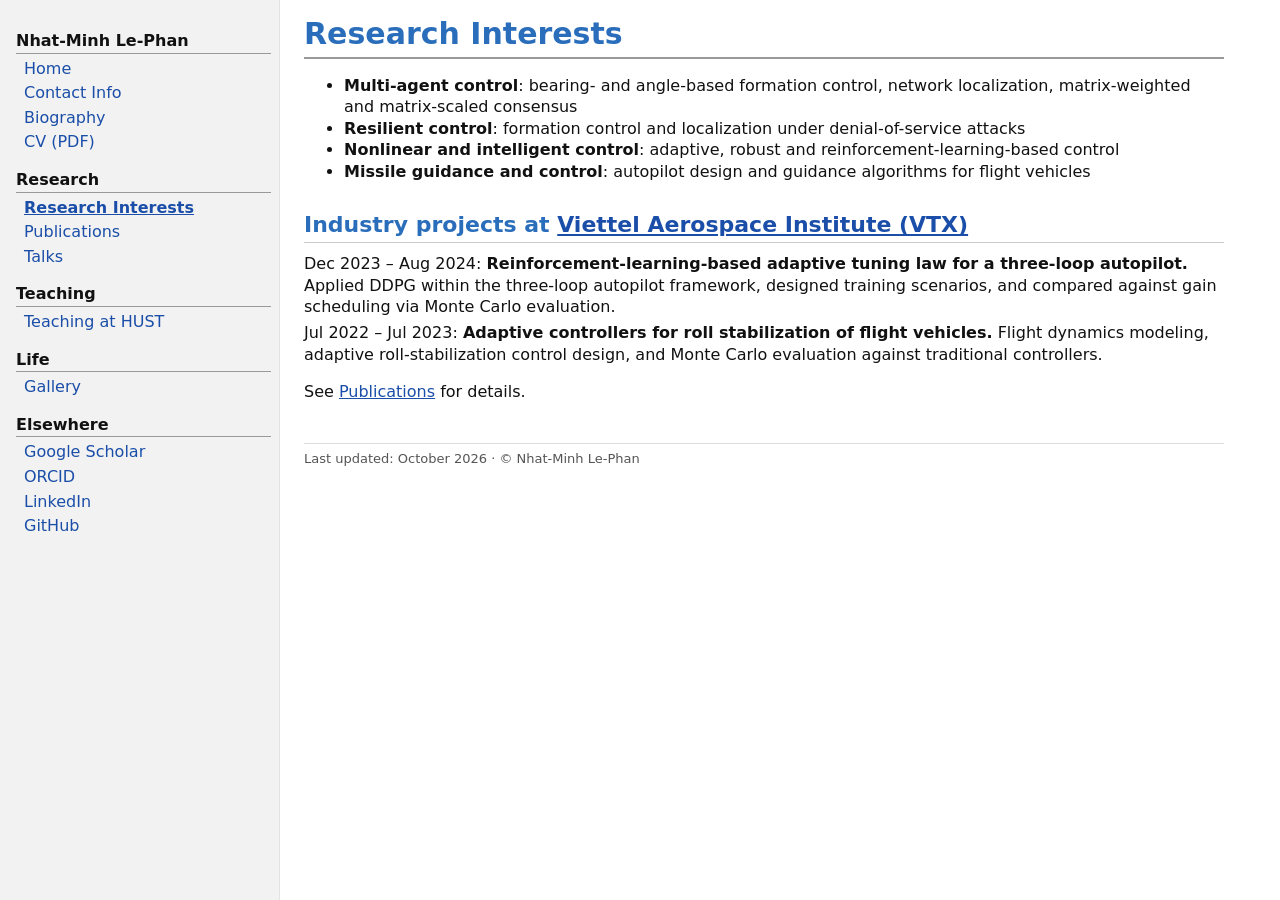
<file: research.html>
<!DOCTYPE html>
<html lang="en">
<head>
<meta charset="utf-8">
<meta name="viewport" content="width=device-width, initial-scale=1">
<title>Research — Nhat-Minh Le-Phan</title>
<meta name="description" content="Research interests of Nhat-Minh Le-Phan: multi-agent control, resilient control under DoS attacks, nonlinear and learning-based control, missile guidance and control.">
<meta name="author" content="Nhat-Minh Le-Phan">
<link rel="canonical" href="https://minhk43pbc.github.io/research.html">
<meta property="og:type" content="website">
<meta property="og:site_name" content="Nhat-Minh Le-Phan">
<meta property="og:title" content="Research — Nhat-Minh Le-Phan">
<meta property="og:description" content="Research interests of Nhat-Minh Le-Phan: multi-agent control, resilient control under DoS attacks, nonlinear and learning-based control, missile guidance and control.">
<meta property="og:url" content="https://minhk43pbc.github.io/research.html">
<meta property="og:image" content="https://minhk43pbc.github.io/og-image.jpg">
<meta property="og:image:width" content="1200">
<meta property="og:image:height" content="630">
<meta name="twitter:card" content="summary_large_image">
<link rel="icon" href="favicon.ico" sizes="any">
<link rel="icon" type="image/png" sizes="32x32" href="favicon-32.png">
<link rel="apple-touch-icon" href="apple-touch-icon.png">
<link rel="stylesheet" href="style.css">

</head>
<body>
<div class="layout">
<aside id="sidebar"><button class="menu-btn" onclick="this.parentNode.classList.toggle('open')">&#9776; Menu</button><nav>
<h3>Nhat-Minh Le-Phan</h3><ul>
<li><a href="index.html">Home</a></li>
<li><a href="contact.html">Contact Info</a></li>
<li><a href="bio.html">Biography</a></li>
<li><a href="cv.pdf">CV (PDF)</a></li>
</ul>
<h3>Research</h3><ul>
<li><a href="research.html" class="current">Research Interests</a></li>
<li><a href="publications.html">Publications</a></li>
<li><a href="talks.html">Talks</a></li>
</ul>
<h3>Teaching</h3><ul>
<li><a href="teaching.html">Teaching at HUST</a></li>
</ul>
<h3>Life</h3><ul>
<li><a href="gallery.html">Gallery</a></li>
</ul>
<h3>Elsewhere</h3><ul>
<li><a href="https://scholar.google.com/citations?user=ew5rF0sAAAAJ&hl=en">Google Scholar</a></li>
<li><a href="https://orcid.org/0000-0003-3902-7748">ORCID</a></li>
<li><a href="https://www.linkedin.com/in/le-phan-nhat-minh-4aa074153/">LinkedIn</a></li>
<li><a href="https://github.com/minhk43pbc">GitHub</a></li>
</ul>
</nav></aside>
<main>

<h1>Research Interests</h1>
<ul>
  <li><b>Multi-agent control</b>: bearing- and angle-based formation control, network localization, matrix-weighted and matrix-scaled consensus</li>
  <li><b>Resilient control</b>: formation control and localization under denial-of-service attacks</li>
  <li><b>Nonlinear and intelligent control</b>: adaptive, robust and reinforcement-learning-based control</li>
  <li><b>Missile guidance and control</b>: autopilot design and guidance algorithms for flight vehicles</li>
</ul>

<h2>Industry projects at <a href="https://vi.wikipedia.org/wiki/Vi%E1%BB%87n_H%C3%A0ng_kh%C3%B4ng_V%C5%A9_tr%E1%BB%A5_Viettel">Viettel Aerospace Institute (VTX)</a></h2>
<ul class="news">
  <li>Dec 2023 – Aug 2024: <b>Reinforcement-learning-based adaptive tuning law for a three-loop autopilot.</b> Applied DDPG within the three-loop autopilot framework, designed training scenarios, and compared against gain scheduling via Monte Carlo evaluation.</li>
  <li>Jul 2022 – Jul 2023: <b>Adaptive controllers for roll stabilization of flight vehicles.</b> Flight dynamics modeling, adaptive roll-stabilization control design, and Monte Carlo evaluation against traditional controllers.</li>
</ul>
<p>See <a href="publications.html">Publications</a> for details.</p>

<footer>Last updated: October 2026 &middot; &copy; Nhat-Minh Le-Phan</footer>
</main>
</div>
<script data-goatcounter="https://minhk43pbc.goatcounter.com/count" async src="//gc.zgo.at/count.js"></script>
</body>
</html>
</file>
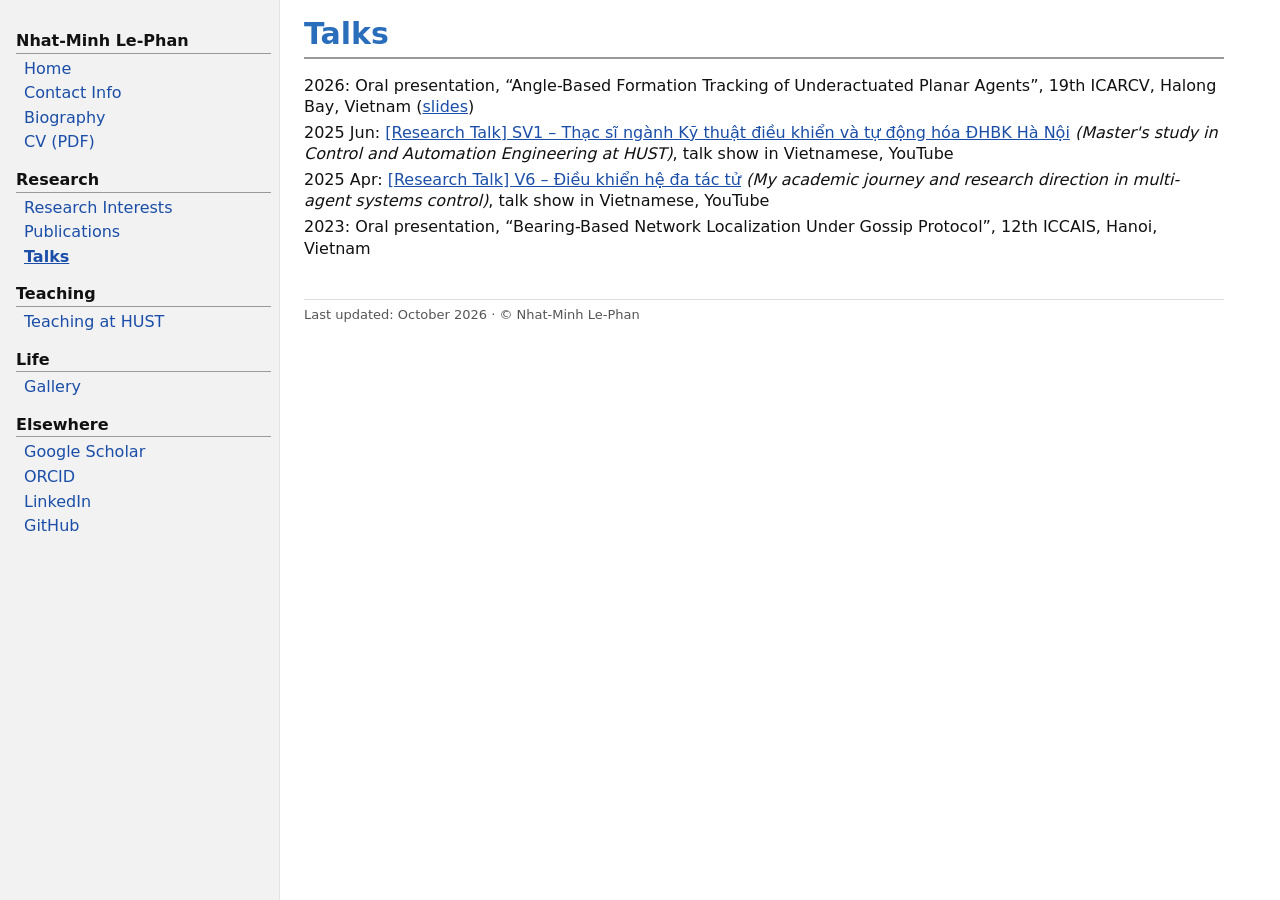
<file: talks.html>
<!DOCTYPE html>
<html lang="en">
<head>
<meta charset="utf-8">
<meta name="viewport" content="width=device-width, initial-scale=1">
<title>Talks — Nhat-Minh Le-Phan</title>
<meta name="description" content="Talks and presentations by Nhat-Minh Le-Phan.">
<meta name="author" content="Nhat-Minh Le-Phan">
<link rel="canonical" href="https://minhk43pbc.github.io/talks.html">
<meta property="og:type" content="website">
<meta property="og:site_name" content="Nhat-Minh Le-Phan">
<meta property="og:title" content="Talks — Nhat-Minh Le-Phan">
<meta property="og:description" content="Talks and presentations by Nhat-Minh Le-Phan.">
<meta property="og:url" content="https://minhk43pbc.github.io/talks.html">
<meta property="og:image" content="https://minhk43pbc.github.io/og-image.jpg">
<meta property="og:image:width" content="1200">
<meta property="og:image:height" content="630">
<meta name="twitter:card" content="summary_large_image">
<link rel="icon" href="favicon.ico" sizes="any">
<link rel="icon" type="image/png" sizes="32x32" href="favicon-32.png">
<link rel="apple-touch-icon" href="apple-touch-icon.png">
<link rel="stylesheet" href="style.css">

</head>
<body>
<div class="layout">
<aside id="sidebar"><button class="menu-btn" onclick="this.parentNode.classList.toggle('open')">&#9776; Menu</button><nav>
<h3>Nhat-Minh Le-Phan</h3><ul>
<li><a href="index.html">Home</a></li>
<li><a href="contact.html">Contact Info</a></li>
<li><a href="bio.html">Biography</a></li>
<li><a href="cv.pdf">CV (PDF)</a></li>
</ul>
<h3>Research</h3><ul>
<li><a href="research.html">Research Interests</a></li>
<li><a href="publications.html">Publications</a></li>
<li><a href="talks.html" class="current">Talks</a></li>
</ul>
<h3>Teaching</h3><ul>
<li><a href="teaching.html">Teaching at HUST</a></li>
</ul>
<h3>Life</h3><ul>
<li><a href="gallery.html">Gallery</a></li>
</ul>
<h3>Elsewhere</h3><ul>
<li><a href="https://scholar.google.com/citations?user=ew5rF0sAAAAJ&hl=en">Google Scholar</a></li>
<li><a href="https://orcid.org/0000-0003-3902-7748">ORCID</a></li>
<li><a href="https://www.linkedin.com/in/le-phan-nhat-minh-4aa074153/">LinkedIn</a></li>
<li><a href="https://github.com/minhk43pbc">GitHub</a></li>
</ul>
</nav></aside>
<main>

<h1>Talks</h1>
<ul class="news">
  <li>2026: Oral presentation, “Angle-Based Formation Tracking of Underactuated Planar Agents”, 19th ICARCV, Halong Bay, Vietnam (<a href="icarcv2026-slides.pdf">slides</a>)</li>
  <li>2025 Jun: <a href="https://www.youtube.com/watch?v=WmwV3wT1pGs&t=4567s">[Research Talk] SV1 – Thạc sĩ ngành Kỹ thuật điều khiển và tự động hóa ĐHBK Hà Nội</a> <i>(Master's study in Control and Automation Engineering at HUST)</i>, talk show in Vietnamese, YouTube</li>
  <li>2025 Apr: <a href="https://www.youtube.com/watch?v=HA8ox6bb26o&t=1s">[Research Talk] V6 – Điều khiển hệ đa tác tử</a> <i>(My academic journey and research direction in multi-agent systems control)</i>, talk show in Vietnamese, YouTube</li>
  <li>2023: Oral presentation, “Bearing-Based Network Localization Under Gossip Protocol”, 12th ICCAIS, Hanoi, Vietnam</li>
</ul>

<footer>Last updated: October 2026 &middot; &copy; Nhat-Minh Le-Phan</footer>
</main>
</div>
<script data-goatcounter="https://minhk43pbc.goatcounter.com/count" async src="//gc.zgo.at/count.js"></script>
</body>
</html>
</file>
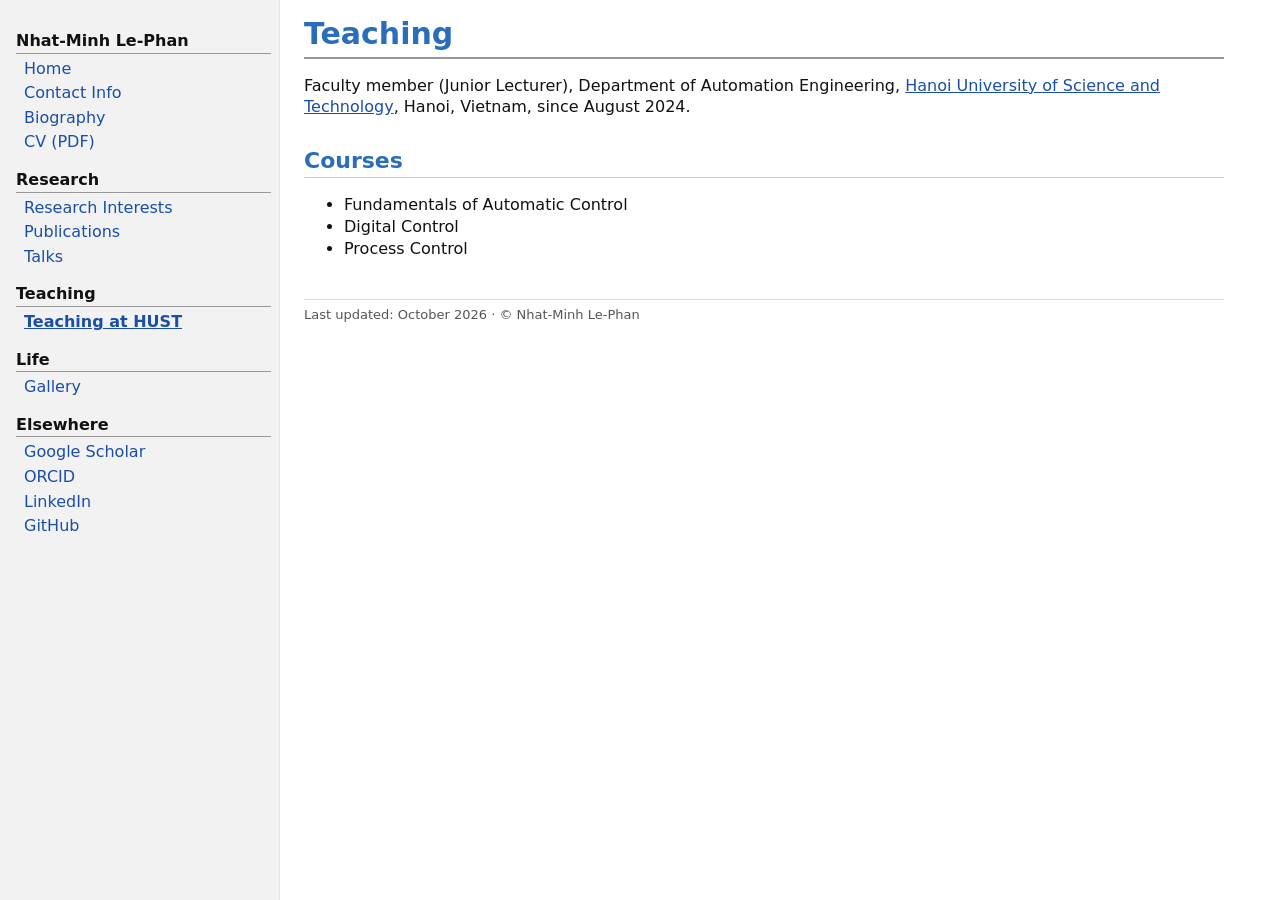
<file: teaching.html>
<!DOCTYPE html>
<html lang="en">
<head>
<meta charset="utf-8">
<meta name="viewport" content="width=device-width, initial-scale=1">
<title>Teaching — Nhat-Minh Le-Phan</title>
<meta name="description" content="Teaching by Nhat-Minh Le-Phan at Hanoi University of Science and Technology: Fundamentals of Automatic Control, Digital Control, Process Control.">
<meta name="author" content="Nhat-Minh Le-Phan">
<link rel="canonical" href="https://minhk43pbc.github.io/teaching.html">
<meta property="og:type" content="website">
<meta property="og:site_name" content="Nhat-Minh Le-Phan">
<meta property="og:title" content="Teaching — Nhat-Minh Le-Phan">
<meta property="og:description" content="Teaching by Nhat-Minh Le-Phan at Hanoi University of Science and Technology: Fundamentals of Automatic Control, Digital Control, Process Control.">
<meta property="og:url" content="https://minhk43pbc.github.io/teaching.html">
<meta property="og:image" content="https://minhk43pbc.github.io/og-image.jpg">
<meta property="og:image:width" content="1200">
<meta property="og:image:height" content="630">
<meta name="twitter:card" content="summary_large_image">
<link rel="icon" href="favicon.ico" sizes="any">
<link rel="icon" type="image/png" sizes="32x32" href="favicon-32.png">
<link rel="apple-touch-icon" href="apple-touch-icon.png">
<link rel="stylesheet" href="style.css">

</head>
<body>
<div class="layout">
<aside id="sidebar"><button class="menu-btn" onclick="this.parentNode.classList.toggle('open')">&#9776; Menu</button><nav>
<h3>Nhat-Minh Le-Phan</h3><ul>
<li><a href="index.html">Home</a></li>
<li><a href="contact.html">Contact Info</a></li>
<li><a href="bio.html">Biography</a></li>
<li><a href="cv.pdf">CV (PDF)</a></li>
</ul>
<h3>Research</h3><ul>
<li><a href="research.html">Research Interests</a></li>
<li><a href="publications.html">Publications</a></li>
<li><a href="talks.html">Talks</a></li>
</ul>
<h3>Teaching</h3><ul>
<li><a href="teaching.html" class="current">Teaching at HUST</a></li>
</ul>
<h3>Life</h3><ul>
<li><a href="gallery.html">Gallery</a></li>
</ul>
<h3>Elsewhere</h3><ul>
<li><a href="https://scholar.google.com/citations?user=ew5rF0sAAAAJ&hl=en">Google Scholar</a></li>
<li><a href="https://orcid.org/0000-0003-3902-7748">ORCID</a></li>
<li><a href="https://www.linkedin.com/in/le-phan-nhat-minh-4aa074153/">LinkedIn</a></li>
<li><a href="https://github.com/minhk43pbc">GitHub</a></li>
</ul>
</nav></aside>
<main>

<h1>Teaching</h1>
<p>Faculty member (Junior Lecturer), Department of Automation Engineering, <a href="https://hust.edu.vn/en/">Hanoi University of Science and Technology</a>, Hanoi, Vietnam, since August 2024.</p>
<h2>Courses</h2>
<ul>
  <li>Fundamentals of Automatic Control</li>
  <li>Digital Control</li>
  <li>Process Control</li>
</ul>

<footer>Last updated: October 2026 &middot; &copy; Nhat-Minh Le-Phan</footer>
</main>
</div>
<script data-goatcounter="https://minhk43pbc.goatcounter.com/count" async src="//gc.zgo.at/count.js"></script>
</body>
</html>
</file>
<file: style.css>
/* Minimal academic homepage — edit colors here */
:root{--blue:#2a6ebb;--link:#1a4ea8;--rule:#999;--side:#f2f2f2;--text:#111;--muted:#555;--box:#f4f4f4}
*{box-sizing:border-box}
html,body{margin:0;padding:0;background:#fff;color:var(--text)}
body{font-family:"DejaVu Sans",Verdana,Arial,sans-serif;font-size:16px;line-height:1.35}
a{color:var(--link)}
a:hover{color:#c0392b}
.layout{display:flex;min-height:100vh}
#sidebar{flex:0 0 280px;background:var(--side);border-right:1px solid #e3e3e3;padding:20px 8px 40px 16px}
#sidebar h3{font-size:16px;margin:16px 0 4px;padding-bottom:1px;border-bottom:1px solid var(--rule)}
#sidebar h3:first-child{margin-top:10px}
#sidebar ul{list-style:none;margin:0;padding:0 0 0 8px}
#sidebar li{margin:3px 0}
#sidebar a{text-decoration:none}
#sidebar a:hover{text-decoration:underline}
#sidebar a.current{text-decoration:underline;font-weight:bold}
main{flex:1;padding:8px 56px 40px 24px;min-width:0}
h1{color:var(--blue);font-size:30px;margin:6px 0 16px;padding-bottom:2px;border-bottom:2px solid var(--rule)}
h2{color:var(--blue);font-size:22px;margin:28px 0 10px;padding-bottom:2px;border-bottom:1px solid #ccc}
.profile{display:flex;gap:12px;align-items:flex-start}
.profile img{width:178px;height:232px;object-fit:cover;border:1px solid #444;background:#ddd}
.profile .vn{display:block;color:var(--muted);margin:-4px 0 8px}
.profile .who{font-weight:bold;font-size:18px;display:inline-block;margin-bottom:6px}
.profile p{margin:0 0 14px}
.news{margin:0;padding:0;list-style:none}
.news li{margin:0 0 4px}
.box{background:var(--box);border:1px solid #ddd;padding:6px 9px;margin:14px 0}
.pubgrid{display:grid;grid-template-columns:repeat(4,1fr);gap:16px;margin-top:10px}
.pubgrid figure{margin:0;font-size:14px}
.pubgrid .cover{aspect-ratio:4/3;border:1px solid #9bb3d6;background:linear-gradient(160deg,#2a6ebb,#173f6e);display:flex;flex-direction:column;justify-content:space-between;padding:10px;color:#fff;margin-bottom:6px;overflow:hidden}
.pubgrid .cover b{font-size:13px;letter-spacing:.04em;text-transform:uppercase;opacity:.85}
.pubgrid .cover span{font-size:22px;font-weight:bold}
.pubgrid .cover img{width:100%;height:100%;object-fit:cover}
.pubgrid .cover.fig{display:flex;flex-direction:column;padding:0;background:#fff;border:1px solid #bbb;text-decoration:none}
.pubgrid .cover.fig b{order:-1;align-self:flex-start;margin:6px 6px 0;background:var(--blue);color:#fff;font-size:11px;padding:2px 6px;border-radius:3px}
.pubgrid .cover.fig img{flex:1;min-height:0;width:100%;object-fit:contain;padding:4px;box-sizing:border-box}
.pubgrid .cover.fig:hover{border-color:var(--blue)}
ol.pubs li{margin-bottom:10px}
.ph{color:#a33;font-style:italic}
.quote{margin:12px 0 4px;padding:6px 12px;border-left:4px solid var(--blue);background:var(--box);font-style:italic}
.quote span{font-style:normal;color:var(--muted);white-space:nowrap}
.fun{font-size:15px;color:var(--muted);margin:8px 0 0}
.gallery{display:grid;grid-template-columns:1fr 1fr;gap:16px;align-items:start}
.gallery figure{margin:0}
.gallery img{width:100%;height:auto;aspect-ratio:3/2;object-fit:cover;border:1px solid #ccc;display:block}
.gallery figcaption{font-size:14px;color:var(--muted);margin-top:6px}
.gallery .wide{grid-column:1/-1}
.gallery .small img{max-width:300px}
@media (max-width:760px){.gallery{grid-template-columns:1fr}}
.langsw{float:right;font-size:14px;margin:16px 0 0 12px;color:var(--muted)}
footer{margin-top:40px;font-size:13px;color:var(--muted);border-top:1px solid #ddd;padding-top:6px}
.menu-btn{display:none}
@media (max-width:760px){
  .layout{flex-direction:column}
  #sidebar{flex:none;border-right:0;border-bottom:1px solid #ddd;padding:8px 16px}
  #sidebar nav{display:none}
  #sidebar.open nav{display:block}
  .menu-btn{display:block;background:none;border:1px solid #aaa;padding:4px 10px;font:inherit;cursor:pointer}
  main{padding:8px 16px 32px}
  .profile{flex-direction:column}
  .pubgrid{grid-template-columns:repeat(2,1fr)}
  h1{font-size:24px}
}
</file>
